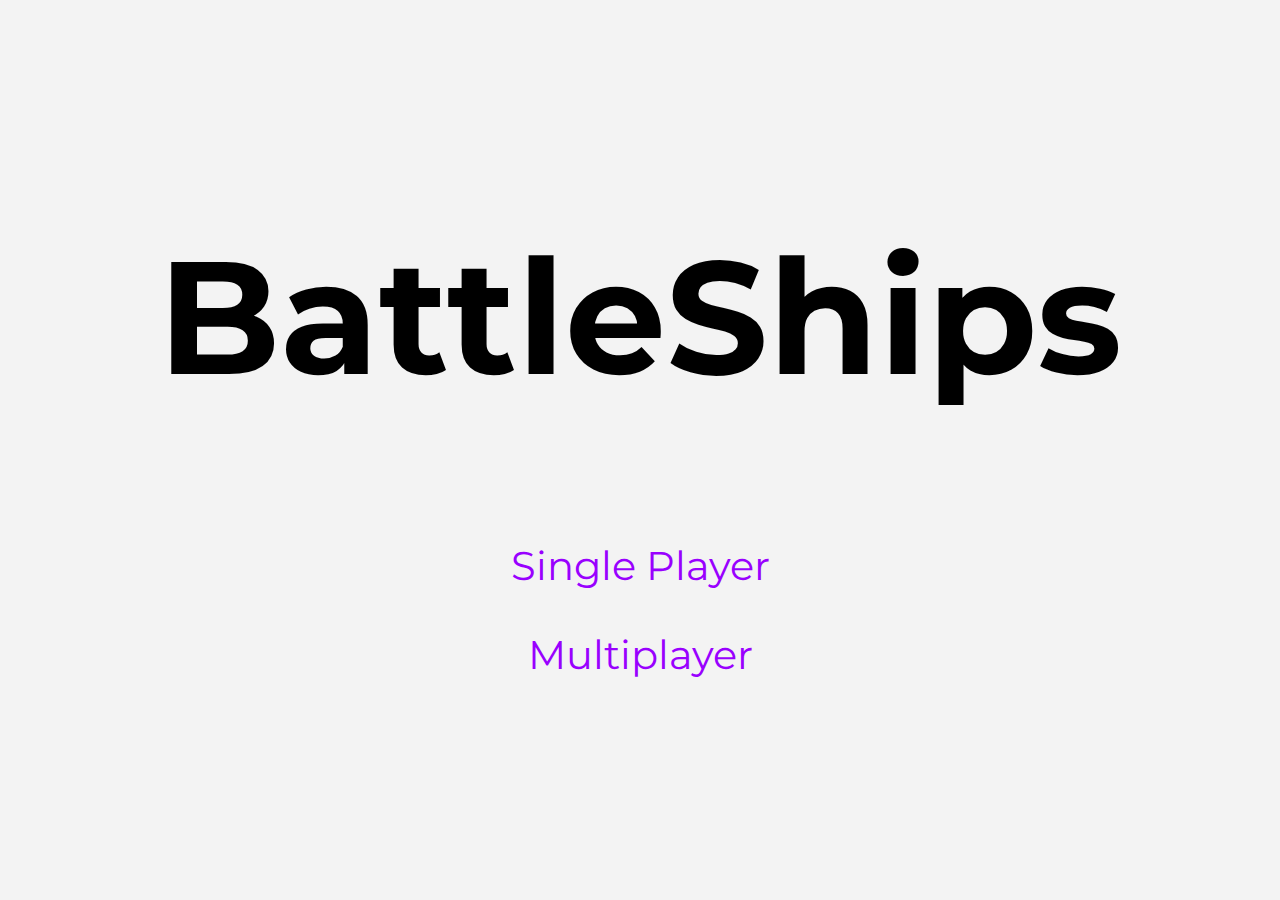
<file: index.html>
<!DOCTYPE html>

<html lang="en">

<head>
    <meta charset="UTF-8">
    <meta http-equiv="X-UA-Compatible" content="IE=edge">
    <meta name="viewport" content="width=device-width, initial-scale=1.0">
    <link href="https://fonts.googleapis.com/css2?family=Montserrat:wght@900&display=swap" rel="stylesheet">
    <link rel="stylesheet" href="style.css">
    <title>BattleShip</title>
</head>

<body>
    <div class="splash-container">
        <h1 class="splash-title">BattleShips</h1>
        <a href="singleplayer.html" class="btn">Single Player</a>
        <a href="multiplayer.html" class="btn">Multiplayer</a>
    </div>

</body>

</html>
</file>
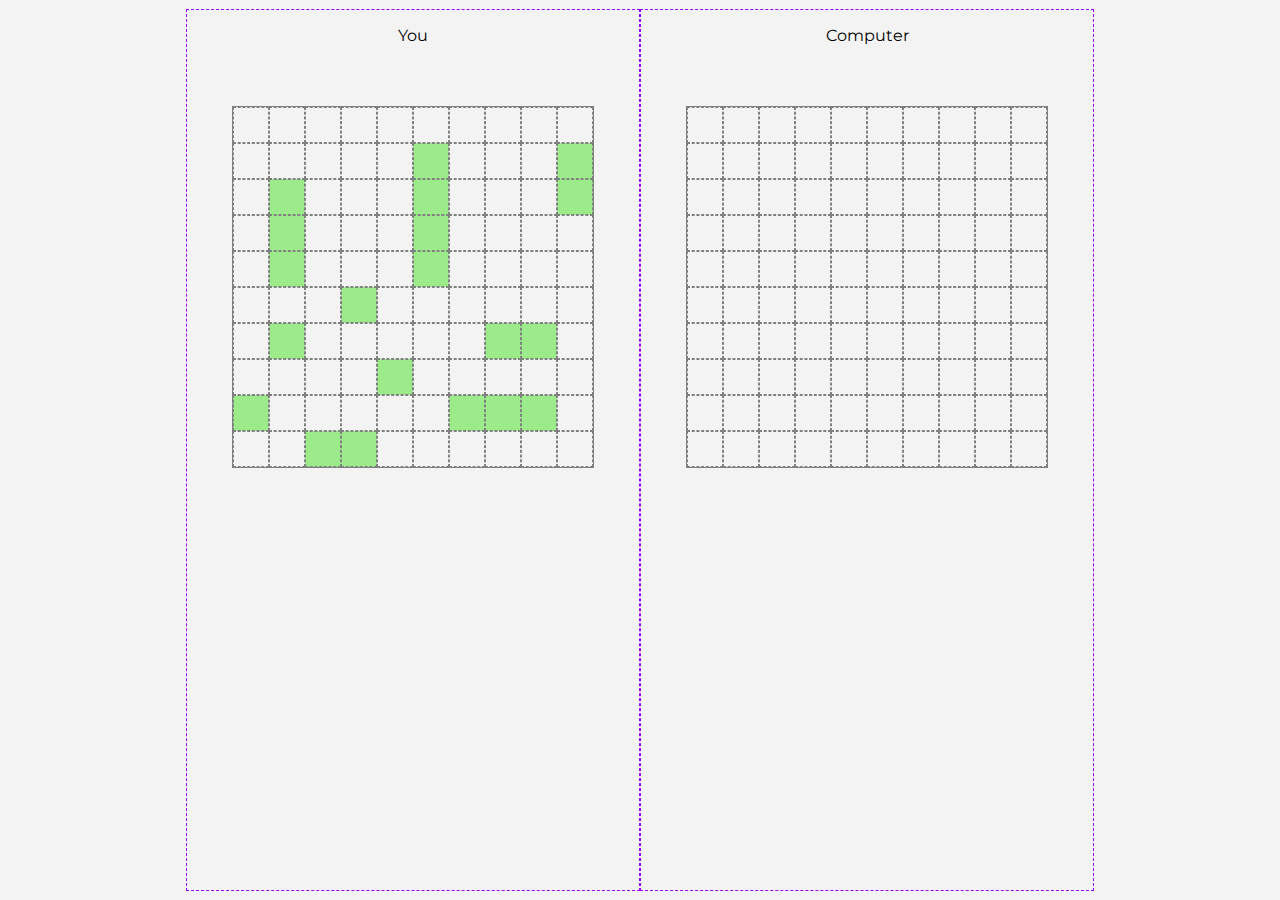
<file: singleplayer.html>
<!DOCTYPE html>

<html lang="en">

<head>
    <meta charset="UTF-8">
    <meta http-equiv="X-UA-Compatible" content="IE=edge">
    <meta name="viewport" content="width=device-width, initial-scale=1.0">
    <link href="https://fonts.googleapis.com/css2?family=Montserrat:wght@900&display=swap" rel="stylesheet">
    <link rel="stylesheet" href="style.css">
    <title>SinglePlayer BattleShips</title>
</head>

<body>
    <div class="game-container">
        <div class="player-side">
            <p>You</p>
            <div id="player-grid-container"></div>
        </div>
        
        <div class="computer-side">
            <p>Computer</p>
          <div id="computer-grid-container"></div>
        </div>
    </div>

    <script src="app.js"></script>
</body>

</html>
</file>
<file: style.css>
body{
    margin: 0;
    background-color: #F3F3F3;
    overflow-x: hidden;
}

.splash-container{
    display: flex;
    flex-direction: column;
    justify-content: center;
    align-items: center;
    height: 90vh;
}

.splash-title{
    font-size: 10rem;
}

*,*::before,*::after{
    font-family: 'Montserrat', sans-serif;
    box-sizing: border-box;
}

.btn{
    margin: 10px;
    padding: 10px;
    font-size: 40px;
    outline: none;
    border: none;
    text-decoration: none;
    cursor: pointer;
    border-radius: .2em;
    color: #9900ff;
}

.btn:hover, .btn:focus{
    background-color: #b994e983;
}











.game-container{
    display: flex;
    flex-direction: row;
    justify-content: center;
    height: 98vh;
    margin: 1vh 0vh 1vh 0vh;
}

.player-side,
.computer-side{
    display: flex;
    flex-direction: column;
    border: 1px dashed #9900ff;
    align-items: center;
}

#player-grid-container,
#computer-grid-container{
    display: grid;
    border: 1px solid gray;
    grid-template-columns: repeat(10, 4vh);
    grid-template-rows: repeat(10, 4vh);
    margin: 5vmin;
}

.square{
    border: 1px dashed gray;
    height: 4vh;
    width: 4vh;
}

.square-ship{
    border: 1px dashed gray;
    background-color: #48e42883;
    height: 4vh;
    width: 4vh;
}
</file>
